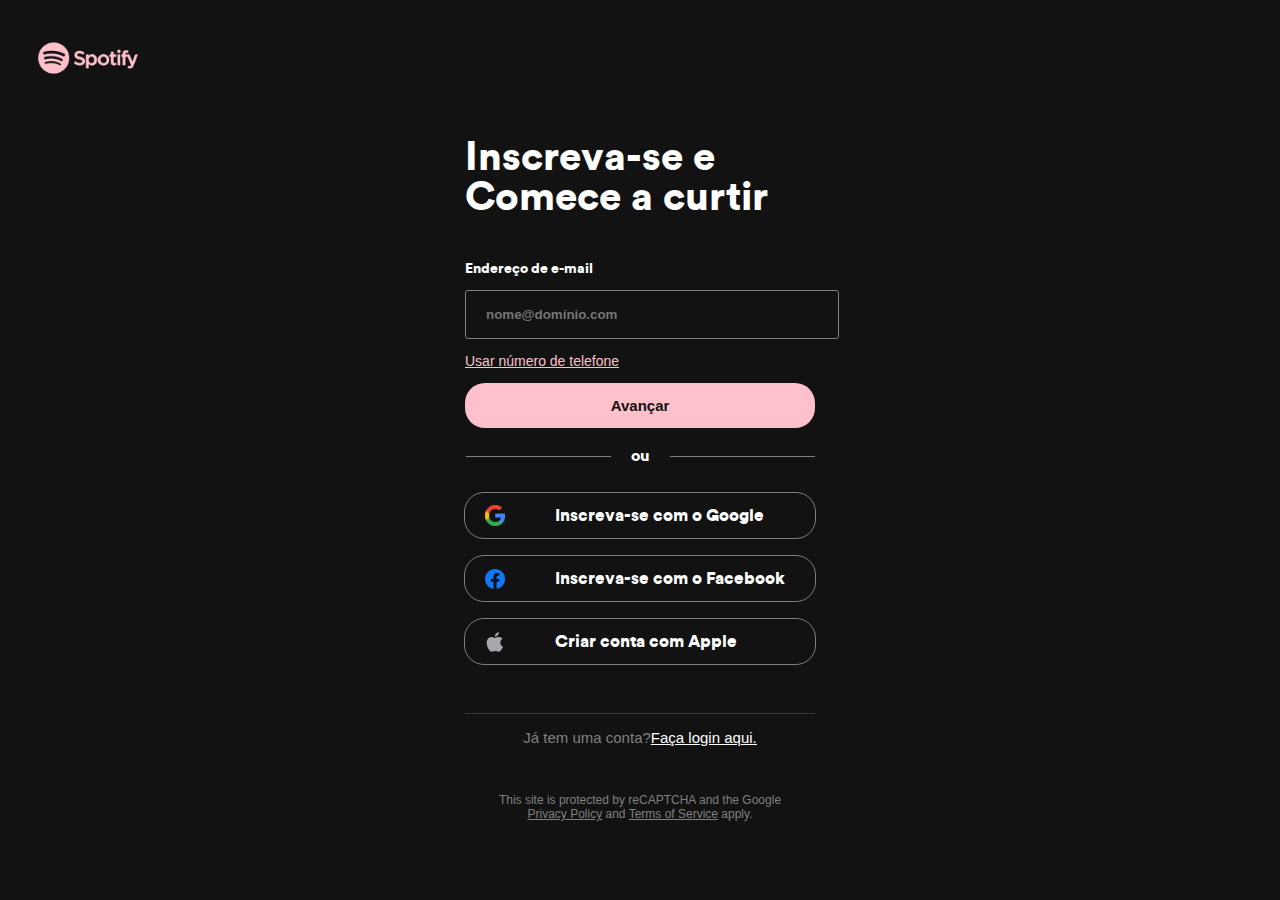
<file: index.html>
<!DOCTYPE html>
<html lang="pt-br">
  <head>
    <meta charset="UTF-8" />
    <meta name="viewport" content="width=device-width, initial-scale=1.0" />
    <title>Inscrever-se - Spotify</title>
    <link rel="stylesheet" href="index.css" />
    <link rel="icon" href="imgs/icon_principal.png" />
    <script src="doc.js" defer></script>
  </head>
  <body>
    <div class="logo_spotify">
      <img src="imgs/pink.logo.png" alt="logo spotify" width="120px" />
    </div>
    <div class="bloco_principal">
      <div class="título">
        <h1>Inscreva-se e<br />Comece a curtir</h1>

        <div class="login" hidden name="loguin"></div>
      </div>
      <div class="segundo_bloco">
        <div class="end_de_email">
          <p>Endereço de e-mail</p>
        </div>

        <div>
          <input
            class="input_email"
            id="input_email"
            type="text"
            name="email"
            placeholder="nome@domínio.com"
          />
        </div>

        <div class="usar_tel">
          <p id="usar_tel">Usar número de telefone</p>
        </div>
      </div>
      <div class="avançar">
        <button id="botaoAvancar" type="button">Avançar</button>
      </div>
      <div class="mae">
        <div class="line1"></div>
        <p class="ouspan">ou</p>
        <div class="line2"></div>
      </div>

      <div class="google">
        <img class="icon" src="imgs/google.png" />
        <p>Inscreva-se com o Google</p>
      </div>
      <div class="face">
        <img class="icon" src="imgs/face.png" />
        <p>Inscreva-se com o Facebook</p>
      </div>
      <div class="apple">
        <img class="icon" src="imgs/apple.png" />
        <p>Criar conta com Apple</p>
      </div>

      <div class="line3"></div>
    </div>
    <div class="ja_tem_conta">
      <p>
        Já tem uma conta?
        <a href="http://127.0.0.1:5500/login.html">
          <p class="frisado">Faça login aqui.</p></a
        >
      </p>
    </div>

    <div class="footer">
      <p>
        This site is protected by reCAPTCHA and the Google<br />
        <span class="sublinhado">Privacy Policy</span> and
        <span class="sublinhado">Terms of Service</span> apply.
      </p>
    </div>
  </body>
</html>
</file>
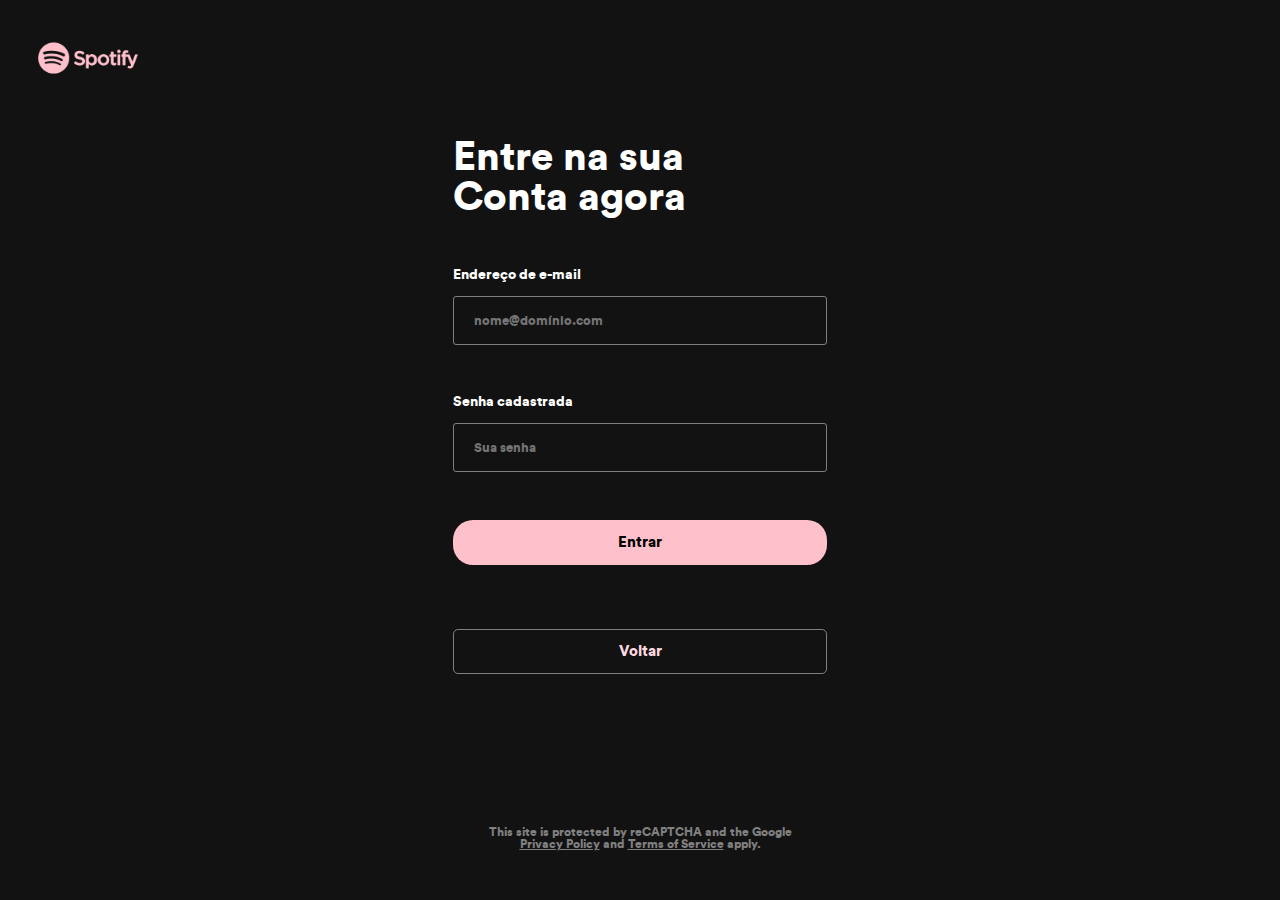
<file: login.html>
<!DOCTYPE html>
<html lang="en">
  <head>
    <meta charset="UTF-8" />
    <meta name="viewport" content="width=device-width, initial-scale=1.0" />
    <title>Login</title>
    <link rel="stylesheet" href="login.css" />
    <link rel="icon" href="imgs/icon_principal.png" />
  </head>
  <body>
    <div class="logo_spotify">
      <img src="imgs/pink.logo.png" alt="logo spotify" width="120px" />
    </div>

    <div class="login">
      <div class="inputs">
        
        <div class="título">
          <h1>Entre na sua <br />Conta agora</h1>
        </div>
        <p class="dados">Endereço de e-mail</p>

        <input
          class="input_email"
          type="text"
          name="email"
          placeholder="nome@domínio.com"
        />

        <p class="dados">Senha cadastrada</p>

        <input
          class="input_senha"
          type="text"
          name="email"
          placeholder="Sua senha"
        />
        <div class="botao-avancar">
          <button class="avancar">Entrar</button>
        </div>
        <div class="botao-voltar">
          <a href="https://laissydominique.github.io/pink-spotify/login.html"><button class="voltar">Voltar</button></a>
        </div>
        <div class="footer">
          <p>
            This site is protected by reCAPTCHA and the Google<br />
            <span class="sublinhado">Privacy Policy</span> and
            <span class="sublinhado">Terms of Service</span> apply.
          </p>
        </div>
        </div>
      </div>
  </body>
</html>
</file>
<file: index.css>
* {
  background-color: #121212;
}
h1 {
  margin: 0;
  padding: 0;
}

body {
  background-color: #121212;
}
@font-face {
  font-family: fonte_sp;
  src: url(imgs/circ.woff);
}

.logo_spotify {
  display: flex;
  width: 100px;
  height: 100px;
  padding-bottom: 30px;
  margin-top: 0;
  margin-left: 30px;
}

.bloco_principal {
  position: relative;
  width: 500px;
  margin: auto;
  text-align: justify;
  display: flex;
  flex-direction: column;
  align-items: center;
}

.título {
  margin-bottom: 30px;
  position: relative;
  width: 350px;
  color: white;
  font-family: fonte_sp;
  text-align: justify;
  display: flex;
  justify-content: center;
  align-items: center;
  margin-top: 0;
  font-size: 20px;
  justify-content: start;
}

.segundo_bloco {
  width: 350px;
  align-items: start;
}

.end_de_email {
  color: white;
  font-family: fonte_sp;
  font-size: 14px;
  text-align: justify;
  display: flex;
}

.input_email {
  padding-left: 20px;
  color: white;
  border: solid 1px gray;
  border-radius: 3px;
  width: 350px;
  height: 45px;
  display: flex;
}

::placeholder {
  font-weight: bold;
}

.input_email:hover,
.google:hover,
.face:hover,
.apple:hover {
  border-color: white;
  color: rgb(229, 33, 134);
}

.usar_tel {
  color: #fec0ca;
  font-family: Arial, Helvetica, sans-serif;
  font-size: 14px;
  text-decoration: underline;
  cursor: pointer;
}

.usar_tel:hover {
  color: #fedae0;
}

button {
  border: 0;
  width: 350px;
  height: 45px;
  border-radius: 20px;
  font-weight: bold;
  font-size: 15px;
  background-color: #fec0ca;
  color: #121212;
  cursor: pointer;
}

button:hover {
  background-color: #fedae0;
}

.ouspan {
  justify-content: center;
  margin: 20px;
  font-family: fonte_sp;
  color: white;
}

.google,
.face,
.apple {
  border-radius: 20px;
  text-align: center;
  align-items: center;
  width: 350px;
  height: 45px;
  font-family: fonte_sp;
  color: white;
  font-size: 17px;
  border: solid 1px gray;
  margin: 8px;
  font-weight: bold;
  display: flex;
  cursor: pointer;
}

.icon {
  margin-left: 20px;
  margin-right: 50px;
  display: flex;
  width: 20px;
  justify-content: start;
  align-items: start;
}
.ja_tem_conta {
  display: flex;
  color: gray;
  font-family: Arial, Helvetica, sans-serif;
  font-size: 15px;
  align-items: center;
  text-align: center;
  justify-content: center;
}

a {
  color: white;
}
.frisado {
  text-decoration: underline;
  color: white;
  cursor: pointer;
}
.footer {
  margin-top: 20px;
  display: flex;
  color: gray;
  font-family: Arial, Helvetica, sans-serif;
  font-size: 12px;
  align-items: center;
  text-align: center;
  justify-content: center;
}

.mae {
  display: flex;
  justify-content: center;
  align-items: center;
}
.line1,
.line2 {
  display: flex;
  align-items: center;
  text-align: center;
  justify-content: center;
  background-color: gray;
  width: 145px;
  height: 1px;
}

.line3 {
  margin-top: 40px;
  display: flex;
  align-items: center;
  text-align: center;
  justify-content: center;
  background-color: rgb(54, 53, 53);
  width: 350px;
  height: 1px;
}
.sublinhado {
  text-decoration: underline;
  cursor: pointer;
}

a {
  color: none;
}

.hidden {
  display: none;
}
</file>
<file: login.css>
@font-face {
  font-family: fonte_sp;
  src: url(imgs/circ.woff);
}

* {
  background-color: #121212;
  font-family: fonte_sp;
  border: none;

}

h1 {
  margin: 0;
  padding: 0;
}

body {
  background-color: #121212;
}

.logo_spotify {
  display: flex;
  width: 100px;
  height: 100px;
  padding-bottom: 30px;
  margin-top: 0;
  margin-left: 30px;
}

.login {
  position: relative;
  width: 300px;
  margin: auto;
  text-align: justify;
  display: flex;
  flex-direction: column;
  align-items: center;
}

.título {
  margin-bottom: 10px;
  position: relative;
  width: 350px;
  color: white;
  text-align: justify;
  display: flex;
  justify-content: center;
  align-items: center;
  margin-top: 0;
  font-size: 20px;
  justify-content: start;
}

.dados {
  color: white;
  font-size: 14px;
  margin-top: 50px;
  justify-content: left;
  font-size: 14px;
  text-align: justify;
  display: flex;
}

.input_email {
  margin-bottom: 50px;
}
.input_email,
.input_senha {
  padding-left: 20px;
  color: white;
  border: solid 1px gray;
  border-radius: 3px;
  width: 350px;
  height: 45px;
  display: flex;
}

.botao-avancar{
  width: 374px;
  height: 45px;
  margin-top: 3rem;
}

.avancar {
  width: 374px;
  height: 45px;
  font-size: 15px;
  background-color: rgb(254, 192, 202);
  border-radius: 20px;
}

.botao-voltar{
  width: 374px;
  height: 45px;
  margin-top: 4rem;
  display: flex;
  justify-content: center;
  align-items: center;
}

.voltar{
  width: 374px;
  height: 45px;
  font-size: 15px;
  border-radius: 5px;
  color: #fedae0;
  border: solid 1px gray;
  cursor: pointer;
}

.footer {
  margin-top: 140px;
  display: flex;
  color: gray;
  font-family: Arial, Helvetica, sans-serif;
  font-size: 12px;
  align-items: center;
  text-align: center;
  justify-content: center;
}

.footer p {
  display: block;
  margin-block-start: 1em;
  margin-block-end: 1em;
  margin-inline-start: 0px;
  margin-inline-end: 0px;
  unicode-bidi: isolate;
}

.input_email:hover,
.input_senha:hover {
  border-color: white;
  color: rgb(229, 33, 134);
}

.avancar:hover {
  background-color: #fedae0;
}

.sublinhado {
  text-decoration: underline;
  cursor: pointer;
}
</file>
